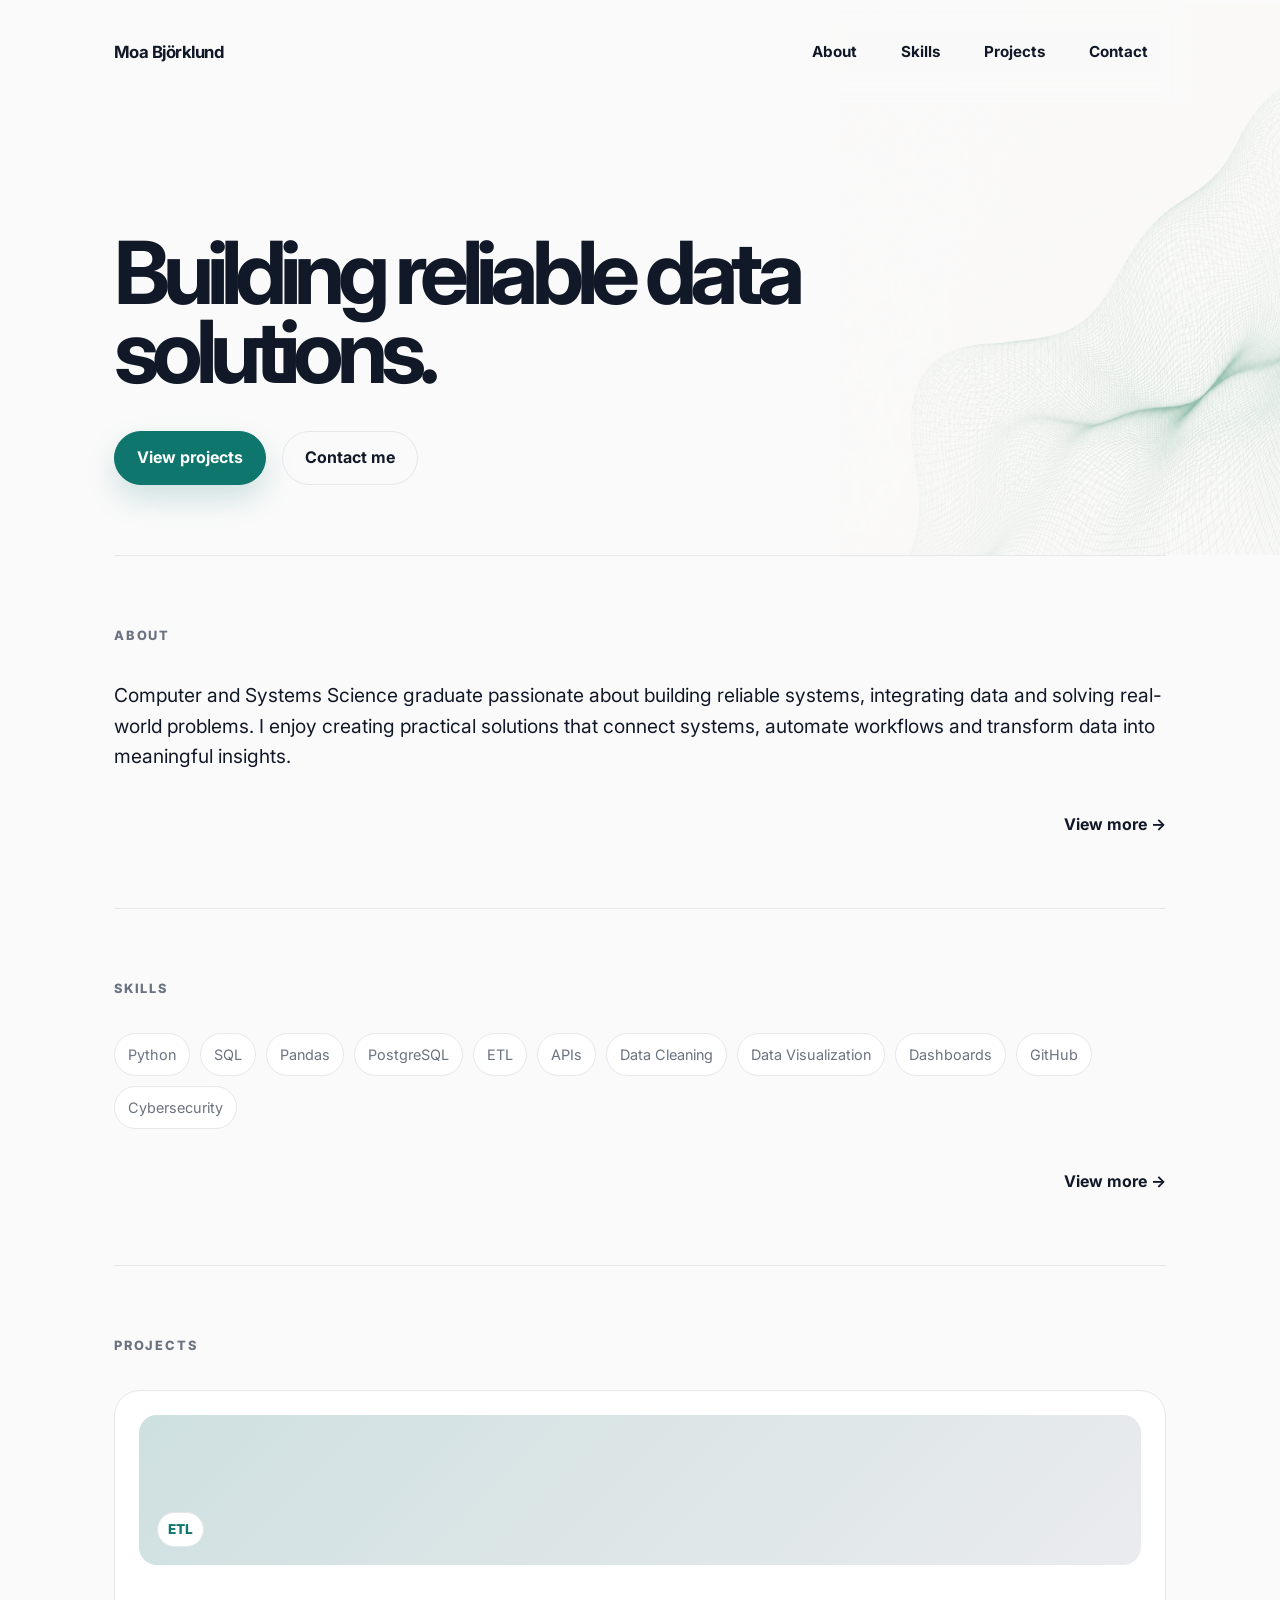
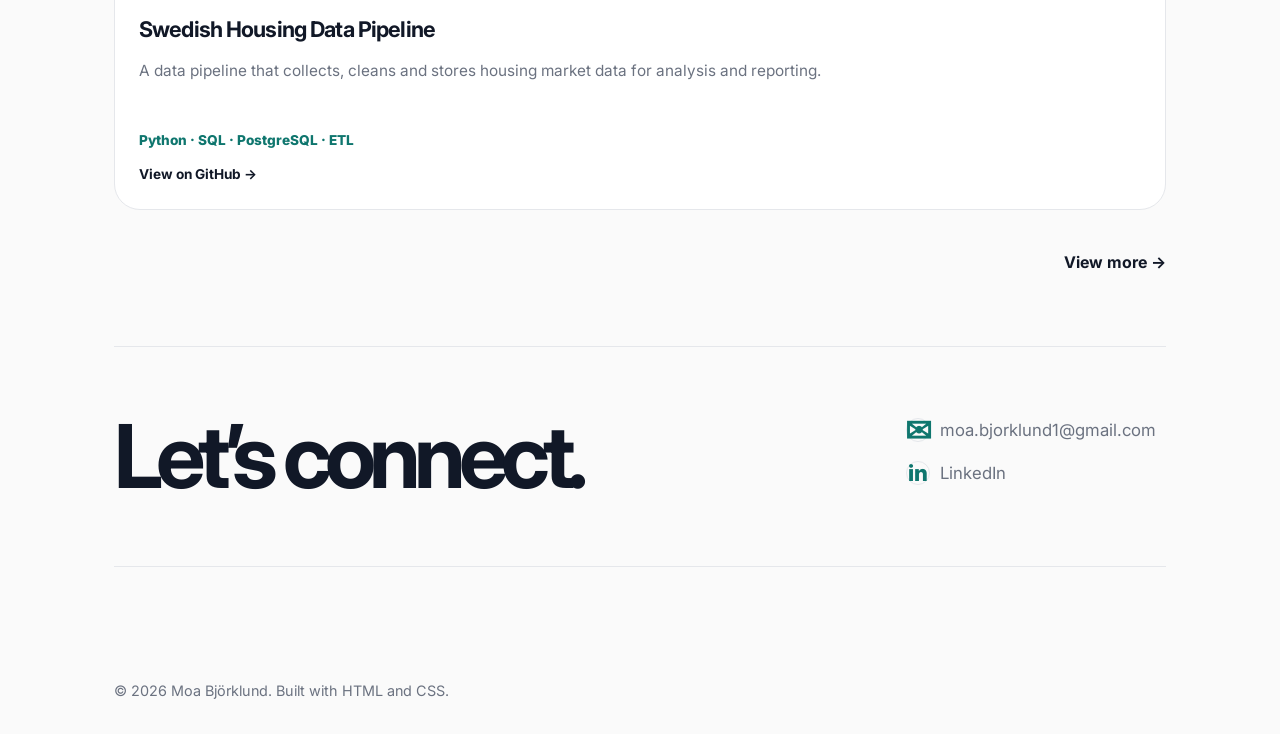
<file: index.html>
<!DOCTYPE html>
<html lang="en">
<head>
  <meta charset="UTF-8" />
  <meta name="viewport" content="width=device-width, initial-scale=1.0" />

  <title>Moa Björklund | Data Portfolio</title>

  <link rel="preconnect" href="https://fonts.googleapis.com">
  <link rel="preconnect" href="https://fonts.gstatic.com" crossorigin>
  <link href="https://fonts.googleapis.com/css2?family=Inter:wght@300;400;500;600;700;800;900&display=swap" rel="stylesheet">

  <link rel="stylesheet" href="styles.css">
</head>

<body>

  <header>
    <a href="#" class="logo">Moa Björklund</a>

    <nav>
      <a href="#about">About</a>
      <a href="#skills">Skills</a>
      <a href="#projects">Projects</a>
      <a href="#contact">Contact</a>
    </nav>
  </header>

  <main>

    <section class="hero">

      <h1>
        <span class="hero-title-line">Building reliable data</span>
        <span class="hero-title-break">solutions.</span>
      </h1>

      <div class="buttons">
        <a href="#projects" class="button primary">View projects</a>
        <a href="#contact" class="button secondary">Contact me</a>
      </div>
      <div class="hero-bg">
        <img src="images/green-wave.png" alt="Abstract green mesh">
      </div>
    </section>

    <section id="about">
      <div class="section-title">About</div>

      <div class="about-grid">
        <p class="about-text">
          Computer and Systems Science graduate passionate about building reliable systems,
        integrating data and solving real-world problems. I enjoy creating practical solutions 
        that connect systems, automate workflows and transform data into meaningful insights.
        </p>
      </div>
      
      <div class="section-footer">
        <a href="about.html" class="view-more">
           View more →
         </a>
    </div>
      
    </section>  
    
    <section id="skills">
        <div class="section-title">Skills</div>
      
        <div class="skills">
          <span class="skill">Python</span>
          <span class="skill">SQL</span>
          <span class="skill">Pandas</span>
          <span class="skill">PostgreSQL</span>
          <span class="skill">ETL</span>
          <span class="skill">APIs</span>
          <span class="skill">Data Cleaning</span>
          <span class="skill">Data Visualization</span>
          <span class="skill">Dashboards</span>
          <span class="skill">GitHub</span>
          <span class="skill">Cybersecurity</span>
        </div>
      
       <div class="section-footer">
         <!-- test 
        <a href="skills.html" class="view-more">
            View all skills <span>⟶</span>
        </a>-->
         
         <a href="skills.html" class="view-more">
           View more →
         </a>
         
    </div>
      </section>
      

    <section id="projects">
      <div class="section-title">Projects</div>

      <div class="projects">

        <article class="project-card">
          <div class="project-image">
            <span>ETL</span>
          </div>

          <div>
            <h3>Swedish Housing Data Pipeline</h3>
            <p>
              A data pipeline that collects, cleans and stores housing market data
              for analysis and reporting.
            </p>
          </div>

          <div class="project-meta">
            Python · SQL · PostgreSQL · ETL
            <a href="#">View on GitHub →</a>
          </div>
        </article>

        <!--  // Open up when new projects adds
        <article class="project-card">
          <div class="project-image">
            <span>Analytics</span>
          </div>

          <div>
            <h3>Social Media Stress Dashboard</h3>
            <p>
              An analytical dashboard exploring how social media relates to stress
              patterns among young adults and university students.
            </p>
          </div>

          <div class="project-meta">
            Pandas · Visualization · Analysis
            <a href="#">View on GitHub →</a>
          </div>
        </article>

        <article class="project-card">
          <div class="project-image">
            <span>SQL</span>
          </div>

          <div>
            <h3>SQL Data Warehouse Case</h3>
            <p>
              A relational data warehouse model designed for structured querying,
              reporting and analytical use cases.
            </p>
          </div>

          <div class="project-meta">
            SQL · Data Modelling · Star Schema
            <a href="#">View on GitHub →</a>
          </div>
        </article>

        <article class="project-card">
          <div class="project-image">
            <span>API</span>
          </div>

          <div>
            <h3>API Data Collector</h3>
            <p>
              A Python application that retrieves data from an external API,
              transforms JSON responses and exports analysis-ready datasets.
            </p>
          </div>

          <div class="project-meta">
            Python · APIs · JSON
            <a href="#">View on GitHub →</a>
          </div>
        </article>

        <article class="project-card">
          <div class="project-image">
            <span>Logs</span>
          </div>

          <div>
            <h3>Cybersecurity Log Analytics</h3>
            <p>
              A project focused on analysing logs to identify suspicious patterns,
              anomalies and potential security incidents.
            </p>
          </div>

          <div class="project-meta">
            Python · Security · Log Analysis
            <a href="#">View on GitHub →</a>
          </div>
        </article>

        <article class="project-card">
          <div class="project-image">
            <span>Web</span>
          </div>

          <div>
            <h3>Portfolio Website</h3>
            <p>
              A minimalist personal portfolio built to present technical projects,
              skills and professional direction.
            </p>
          </div>

          <div class="project-meta">
            HTML · CSS · GitHub Pages
            <a href="#">View on GitHub →</a>
          </div>
        </article>
-->
        
      </div>
      
      <div class="section-footer">
        <a href="projects.html" class="view-more">
           View more →
         </a>
    </div>
    </section>


    <section id="contact">
      <div class="contact">
        <h2>Let’s connect.</h2>

        <div class="contact-links">
          <!-- New -->
          <a href="mailto:moa.bjorklund1@gmail.com"> <span class="contact-icon mail-icon">✉</span> moa.bjorklund1@gmail.com </a>
        <!--  <a href="mailto:moa.bjorklund1@gmail.com"><span class="contact-icon">✉</span>moa.bjorklund1@gmail.com</a> -->
          <a href="https://www.linkedin.com/in/moa-bj%C3%B6rklund-0bb37b338/" target="_blank" rel="noopener noreferrer"><span class="contact-icon">in</span>LinkedIn</a>
        </div>
      </div>
    </section>

  </main>

  <footer>
    © 2026 Moa Björklund. Built with HTML and CSS.
  </footer>

</body>
</html>
</file>
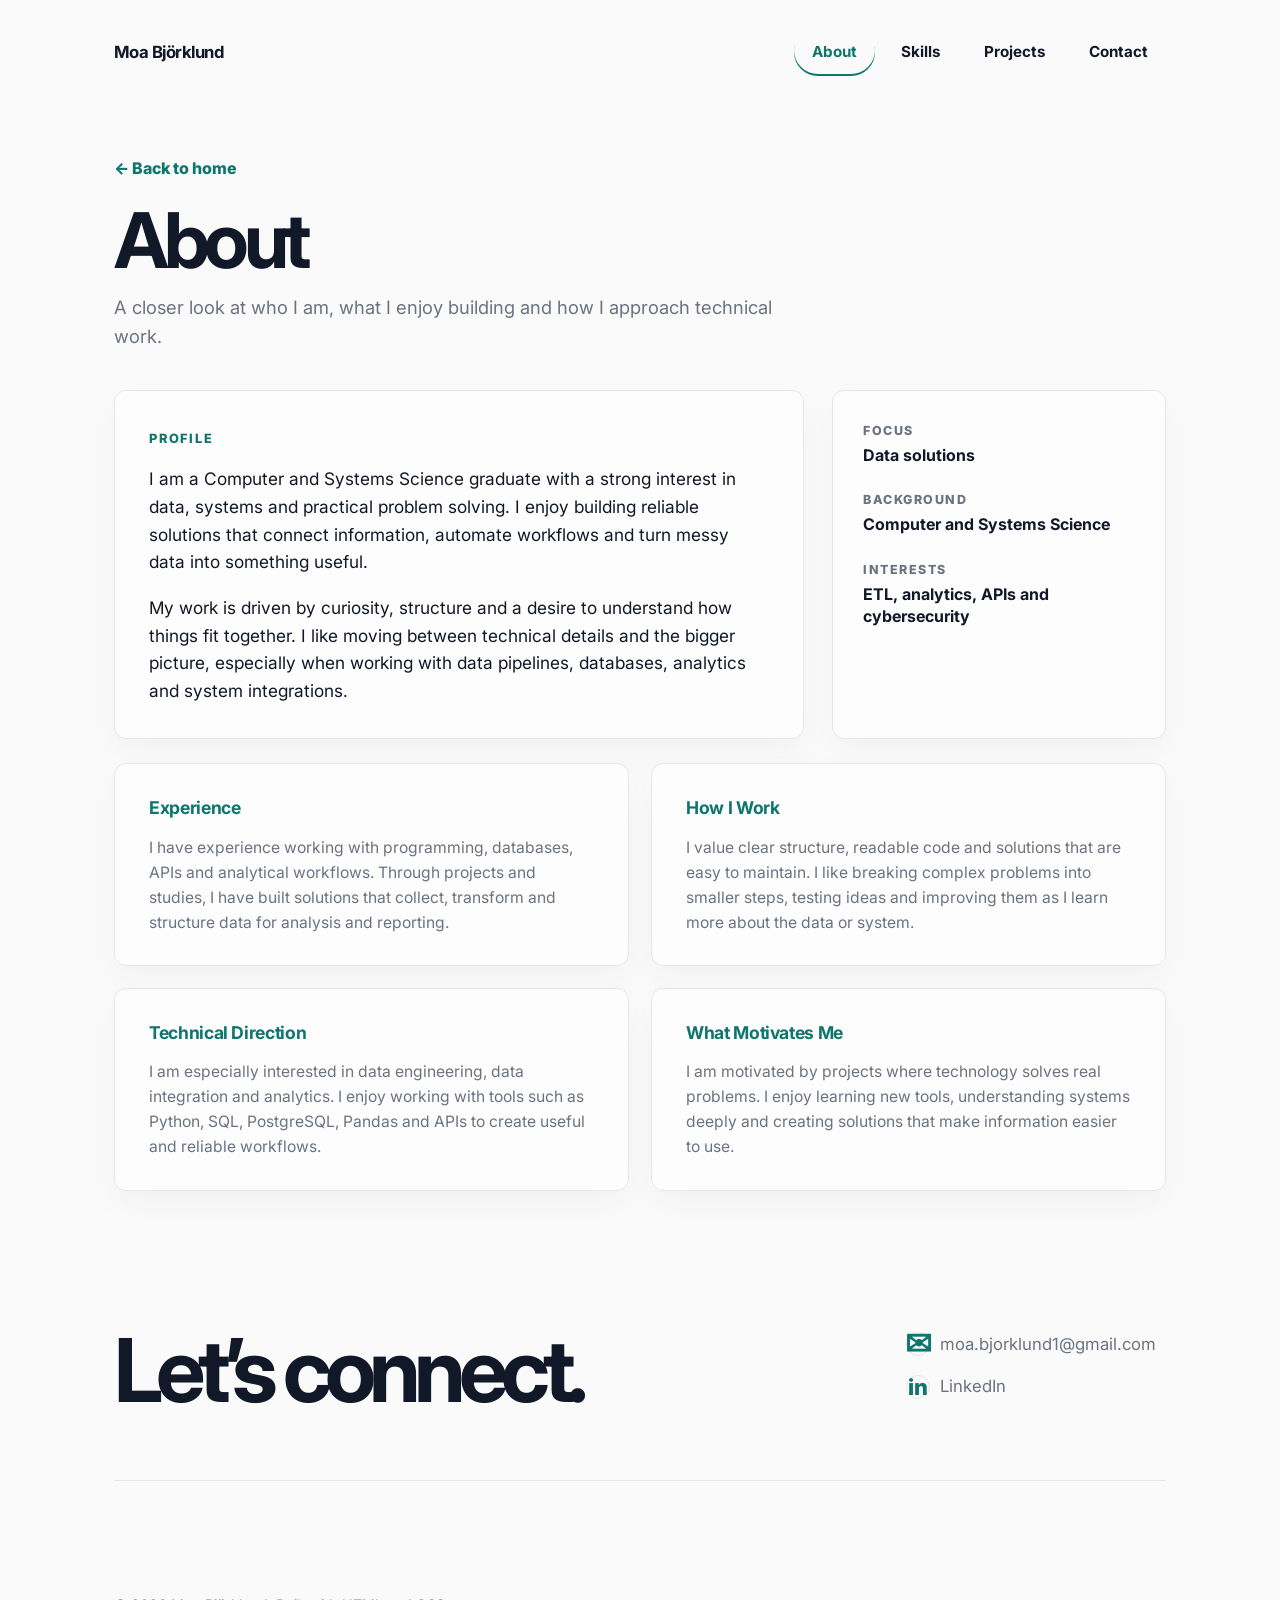
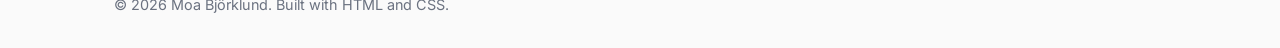
<file: about.html>
<!DOCTYPE html>
<html lang="en">
<head>
  <meta charset="UTF-8" />
  <meta name="viewport" content="width=device-width, initial-scale=1.0" />

  <title>Moa Björklund | About</title>

  <link rel="preconnect" href="https://fonts.googleapis.com">
  <link rel="preconnect" href="https://fonts.gstatic.com" crossorigin>
  <link href="https://fonts.googleapis.com/css2?family=Inter:wght@300;400;500;600;700;800;900&display=swap" rel="stylesheet">

  <link rel="stylesheet" href="styles.css">
</head>

<body>
  <header>
    <a href="./index.html" class="logo">Moa Björklund</a>

    <nav>
      <a href="about.html" class="active">About</a>
      <a href="skills.html">Skills</a>
      <a href="projects.html">Projects</a>
      <a href="index.html#contact">Contact</a>
    </nav>
  </header>

  <main class="page-main">
    <a href="./index.html" class="back-link">← Back to home</a>

    <section class="about-page">
      <div class="page-heading">
        <h1>About</h1>
        <p>A closer look at who I am, what I enjoy building and how I approach technical work.</p>
      </div>

      <div class="about-profile">
        <div class="about-intro">
          <span class="about-label">Profile</span>
          <p>
            I am a Computer and Systems Science graduate with a strong interest in data,
            systems and practical problem solving. I enjoy building reliable solutions that
            connect information, automate workflows and turn messy data into something useful.
          </p>
          <p>
            My work is driven by curiosity, structure and a desire to understand how things fit
            together. I like moving between technical details and the bigger picture, especially
            when working with data pipelines, databases, analytics and system integrations.
          </p>
        </div>

        <aside class="about-summary">
          <div>
            <span>Focus</span>
            <strong>Data solutions</strong>
          </div>
          <div>
            <span>Background</span>
            <strong>Computer and Systems Science</strong>
          </div>
          <div>
            <span>Interests</span>
            <strong>ETL, analytics, APIs and cybersecurity</strong>
          </div>
        </aside>
      </div>

      <div class="about-card-grid">
        <article class="about-card">
          <h2>Experience</h2>
          <p>
            I have experience working with programming, databases, APIs and analytical workflows.
            Through projects and studies, I have built solutions that collect, transform and
            structure data for analysis and reporting.
          </p>
        </article>

        <article class="about-card">
          <h2>How I Work</h2>
          <p>
            I value clear structure, readable code and solutions that are easy to maintain.
            I like breaking complex problems into smaller steps, testing ideas and improving
            them as I learn more about the data or system.
          </p>
        </article>

        <article class="about-card">
          <h2>Technical Direction</h2>
          <p>
            I am especially interested in data engineering, data integration and analytics.
            I enjoy working with tools such as Python, SQL, PostgreSQL, Pandas and APIs to
            create useful and reliable workflows.
          </p>
        </article>

        <article class="about-card">
          <h2>What Motivates Me</h2>
          <p>
            I am motivated by projects where technology solves real problems. I enjoy learning
            new tools, understanding systems deeply and creating solutions that make information
            easier to use.
          </p>
        </article>
      </div>
    </section>

    <section id="contact">
      <div class="contact">
        <h2>Let’s connect.</h2>

        <div class="contact-links">
          <a href="mailto:moa.bjorklund1@gmail.com"><span class="contact-icon mail-icon">✉</span> moa.bjorklund1@gmail.com</a>
          <a href="https://www.linkedin.com/in/moa-bj%C3%B6rklund-0bb37b338/" target="_blank" rel="noopener noreferrer"><span class="contact-icon">in</span>LinkedIn</a>
        </div>
      </div>
    </section>
  </main>

  <footer>
    © 2026 Moa Björklund. Built with HTML and CSS.
  </footer>
</body>
</html>
</file>
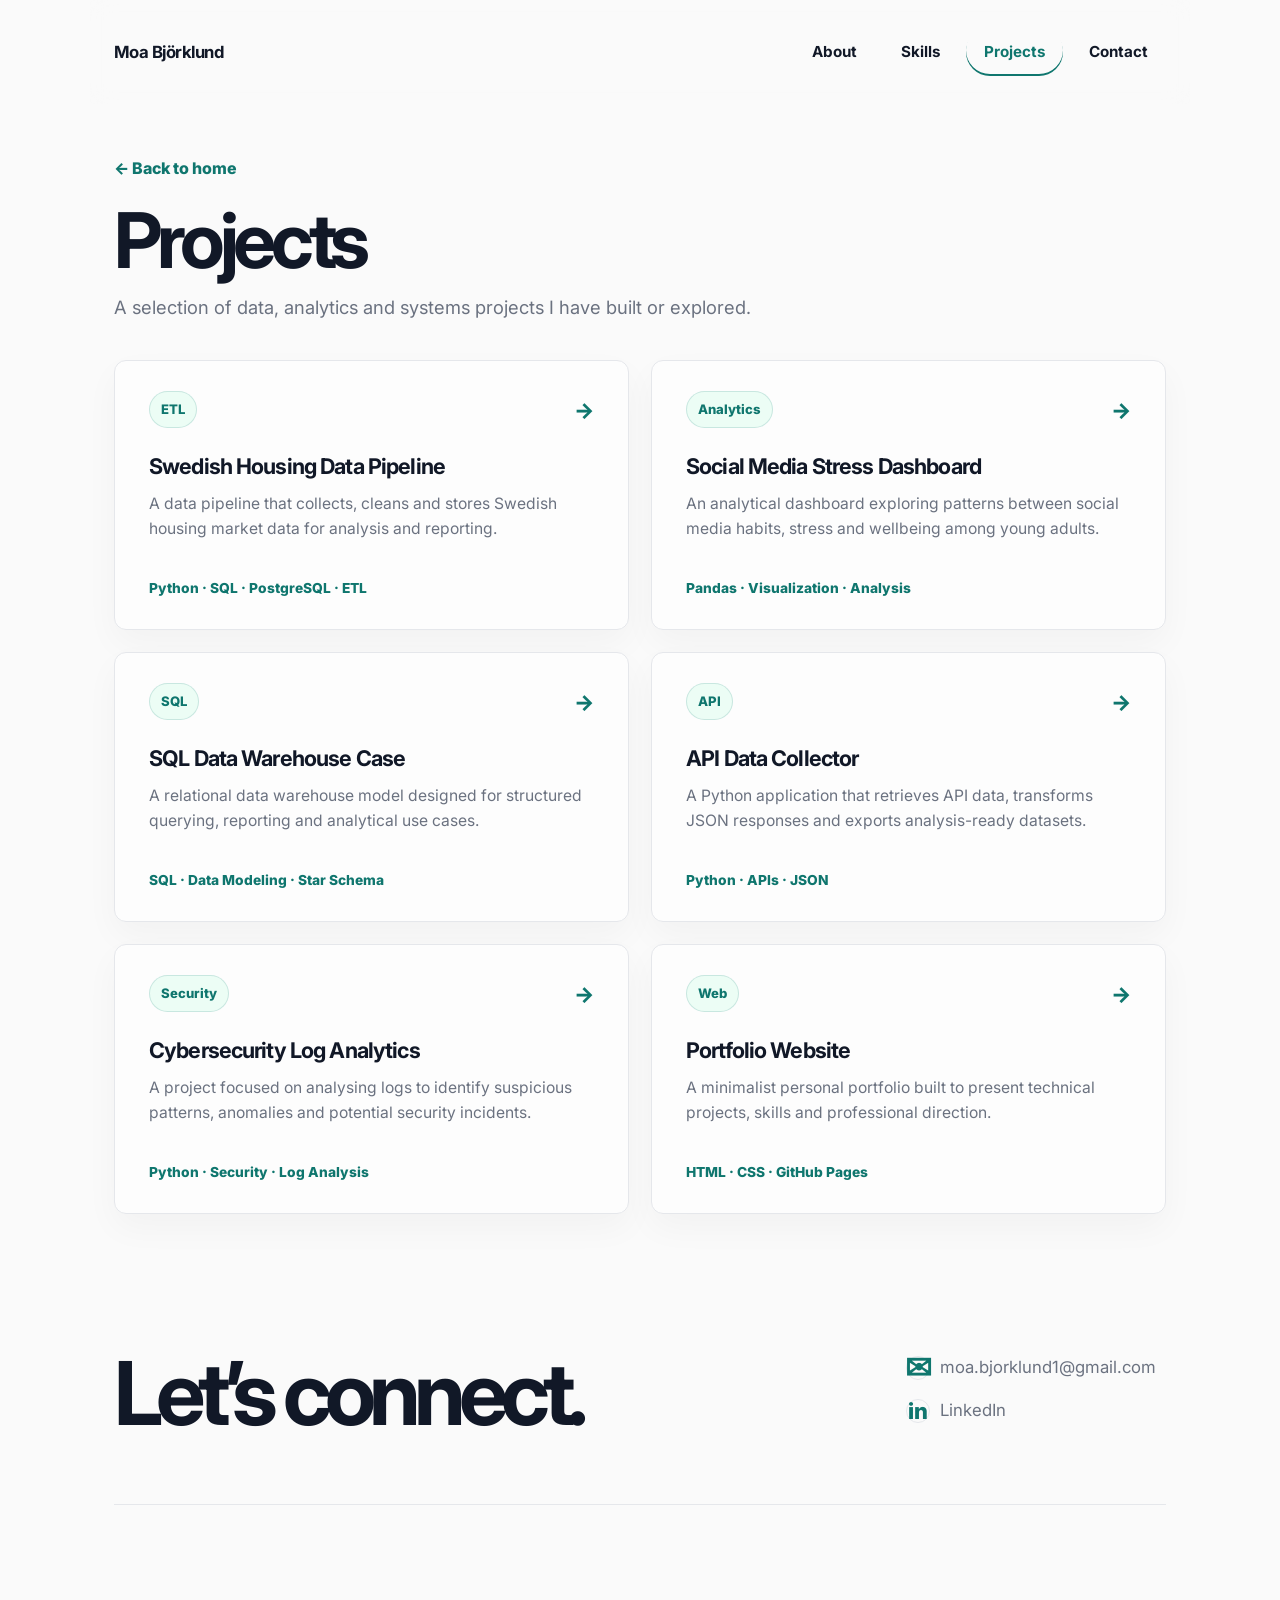
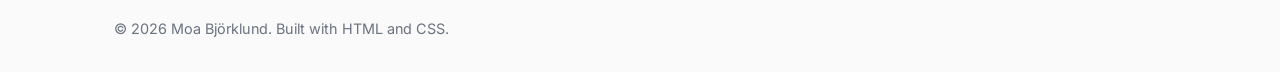
<file: projects.html>
<!DOCTYPE html>
<html lang="en">
<head>
  <meta charset="UTF-8" />
  <meta name="viewport" content="width=device-width, initial-scale=1.0" />

  <title>Moa Björklund | Projects</title>

  <link rel="preconnect" href="https://fonts.googleapis.com">
  <link rel="preconnect" href="https://fonts.gstatic.com" crossorigin>
  <link href="https://fonts.googleapis.com/css2?family=Inter:wght@300;400;500;600;700;800;900&display=swap" rel="stylesheet">

  <link rel="stylesheet" href="styles.css">
</head>

<body>
  <header>
    <a href="./index.html" class="logo">Moa Björklund</a>

    <nav>
      <a href="about.html">About</a>
      <a href="skills.html">Skills</a>
      <a href="projects.html" class="active">Projects</a>
      <a href="index.html#contact">Contact</a>
    </nav>
  </header>

  <main class="page-main">
    <a href="./index.html" class="back-link">← Back to home</a>

    <section class="projects-page">
      <div class="page-heading">
        <h1>Projects</h1>
        <p>A selection of data, analytics and systems projects I have built or explored.</p>
      </div>

      <div class="project-grid">
        <a href="#swedish-housing-data-pipeline" class="project-link-card" id="swedish-housing-data-pipeline">
          <div class="project-card-top">
            <span class="project-tag">ETL</span>
            <span class="project-arrow">→</span>
          </div>
          <h2>Swedish Housing Data Pipeline</h2>
          <p>
            A data pipeline that collects, cleans and stores Swedish housing market data
            for analysis and reporting.
          </p>
          <div class="project-tools">Python · SQL · PostgreSQL · ETL</div>
        </a>

        <a href="#social-media-stress-dashboard" class="project-link-card" id="social-media-stress-dashboard">
          <div class="project-card-top">
            <span class="project-tag">Analytics</span>
            <span class="project-arrow">→</span>
          </div>
          <h2>Social Media Stress Dashboard</h2>
          <p>
            An analytical dashboard exploring patterns between social media habits,
            stress and wellbeing among young adults.
          </p>
          <div class="project-tools">Pandas · Visualization · Analysis</div>
        </a>

        <a href="#sql-data-warehouse-case" class="project-link-card" id="sql-data-warehouse-case">
          <div class="project-card-top">
            <span class="project-tag">SQL</span>
            <span class="project-arrow">→</span>
          </div>
          <h2>SQL Data Warehouse Case</h2>
          <p>
            A relational data warehouse model designed for structured querying,
            reporting and analytical use cases.
          </p>
          <div class="project-tools">SQL · Data Modeling · Star Schema</div>
        </a>

        <a href="#api-data-collector" class="project-link-card" id="api-data-collector">
          <div class="project-card-top">
            <span class="project-tag">API</span>
            <span class="project-arrow">→</span>
          </div>
          <h2>API Data Collector</h2>
          <p>
            A Python application that retrieves API data, transforms JSON responses
            and exports analysis-ready datasets.
          </p>
          <div class="project-tools">Python · APIs · JSON</div>
        </a>

        <a href="#cybersecurity-log-analytics" class="project-link-card" id="cybersecurity-log-analytics">
          <div class="project-card-top">
            <span class="project-tag">Security</span>
            <span class="project-arrow">→</span>
          </div>
          <h2>Cybersecurity Log Analytics</h2>
          <p>
            A project focused on analysing logs to identify suspicious patterns,
            anomalies and potential security incidents.
          </p>
          <div class="project-tools">Python · Security · Log Analysis</div>
        </a>

        <a href="#portfolio-website" class="project-link-card" id="portfolio-website">
          <div class="project-card-top">
            <span class="project-tag">Web</span>
            <span class="project-arrow">→</span>
          </div>
          <h2>Portfolio Website</h2>
          <p>
            A minimalist personal portfolio built to present technical projects,
            skills and professional direction.
          </p>
          <div class="project-tools">HTML · CSS · GitHub Pages</div>
        </a>
      </div>
    </section>

    <section id="contact">
      <div class="contact">
        <h2>Let’s connect.</h2>

        <div class="contact-links">
          <a href="mailto:moa.bjorklund1@gmail.com"><span class="contact-icon mail-icon">✉</span> moa.bjorklund1@gmail.com</a>
          <a href="https://www.linkedin.com/in/moa-bj%C3%B6rklund-0bb37b338/" target="_blank" rel="noopener noreferrer"><span class="contact-icon">in</span>LinkedIn</a>
        </div>
      </div>
    </section>
  </main>

  <footer>
    © 2026 Moa Björklund. Built with HTML and CSS.
  </footer>
</body>
</html>
</file>
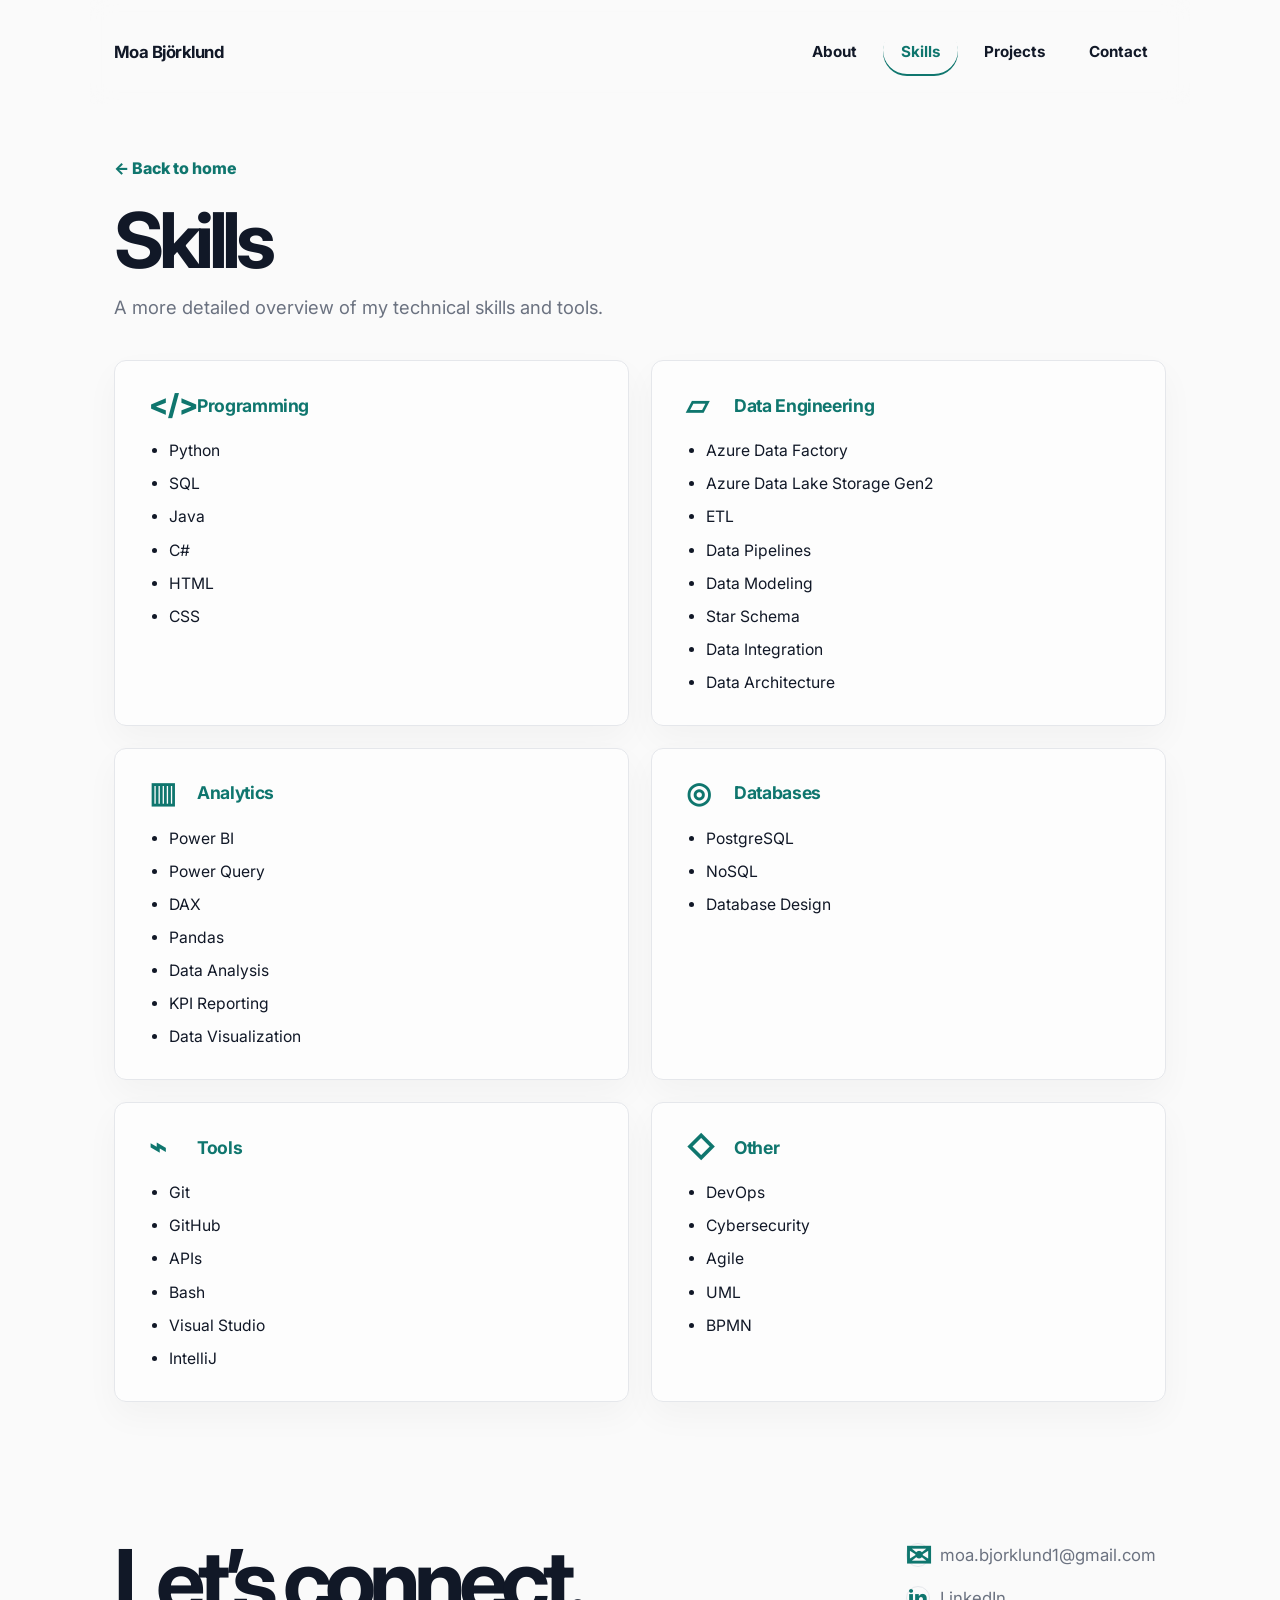
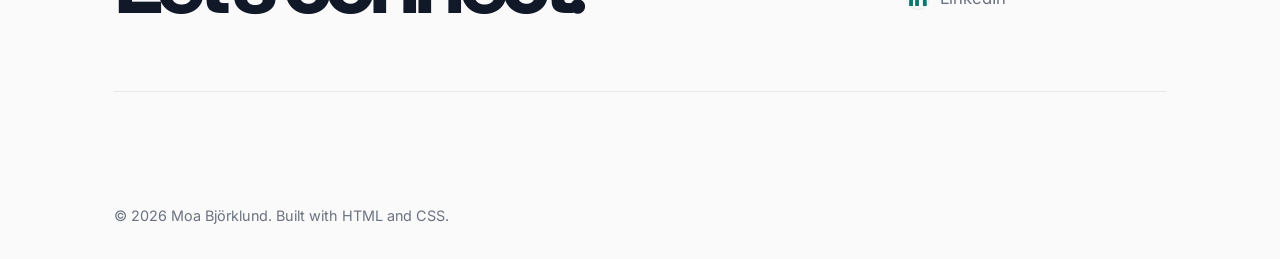
<file: skills.html>
<!DOCTYPE html>
<html lang="en">
<head>
  <meta charset="UTF-8" />
  <meta name="viewport" content="width=device-width, initial-scale=1.0" />

  <title>Moa Björklund | Skills</title>

  <link rel="preconnect" href="https://fonts.googleapis.com">
  <link rel="preconnect" href="https://fonts.gstatic.com" crossorigin>
  <link href="https://fonts.googleapis.com/css2?family=Inter:wght@300;400;500;600;700;800;900&display=swap" rel="stylesheet">

  <link rel="stylesheet" href="styles.css">
</head>

<body>
  <header>
    <a href="./index.html" class="logo">Moa Björklund</a>

    <nav>
      <a href="about.html">About</a>
      <a href="skills.html" class="active">Skills</a>
      <a href="projects.html">Projects</a>
      <a href="index.html#contact">Contact</a>
    </nav>
  </header>

  <main class="page-main">
    <a href="./index.html" class="back-link">← Back to home</a>

    <section class="skills-page">
      <div class="page-heading">
        <h1>Skills</h1>
        <p>A more detailed overview of my technical skills and tools.</p>
      </div>

      <div class="skills-grid">
        <article class="skill-card">
          <div class="skill-card-title">
            <span class="skill-icon">&lt;/&gt;</span>
            <h2>Programming</h2>
          </div>
          <ul>
            <li>Python</li>
            <li>SQL</li>
            <li>Java</li>
            <li>C#</li>
            <li>HTML</li>
            <li>CSS</li>
          </ul>
        </article>

        <article class="skill-card">
          <div class="skill-card-title">
            <span class="skill-icon">▱</span>
            <h2>Data Engineering</h2>
          </div>
          <ul>
            <li>Azure Data Factory</li>
            <li>Azure Data Lake Storage Gen2</li>
            <li>ETL</li>
            <li>Data Pipelines</li>
            <li>Data Modeling</li>
            <li>Star Schema</li>
            <li>Data Integration</li>
            <li>Data Architecture</li>
          </ul>
        </article>

        <article class="skill-card">
          <div class="skill-card-title">
            <span class="skill-icon">▥</span>
            <h2>Analytics</h2>
          </div>
          <ul>
            <li>Power BI</li>
            <li>Power Query</li>
            <li>DAX</li>
            <li>Pandas</li>
            <li>Data Analysis</li>
            <li>KPI Reporting</li>
            <li>Data Visualization</li>
          </ul>
        </article>

        <article class="skill-card">
          <div class="skill-card-title">
            <span class="skill-icon">◎</span>
            <h2>Databases</h2>
          </div>
          <ul>
            <li>PostgreSQL</li>
            <li>NoSQL</li>
            <li>Database Design</li>
          </ul>
        </article>

        <article class="skill-card">
          <div class="skill-card-title">
            <span class="skill-icon">⌁</span>
            <h2>Tools</h2>
          </div>
          <ul>
            <li>Git</li>
            <li>GitHub</li>
            <li>APIs</li>
            <li>Bash</li>
            <li>Visual Studio</li>
            <li>IntelliJ</li>
          </ul>
        </article>

        <article class="skill-card">
          <div class="skill-card-title">
            <span class="skill-icon">◇</span>
            <h2>Other</h2>
          </div>
          <ul>
            <li>DevOps</li>
            <li>Cybersecurity</li>
            <li>Agile</li>
            <li>UML</li>
            <li>BPMN</li>
          </ul>
        </article>
      </div>
    </section>

    <section id="contact">
      <div class="contact">
        <h2>Let’s connect.</h2>

        <div class="contact-links">
          <a href="mailto:moa.bjorklund1@gmail.com"><span class="contact-icon mail-icon">✉</span> moa.bjorklund1@gmail.com</a>
          <a href="https://www.linkedin.com/in/moa-bj%C3%B6rklund-0bb37b338/" target="_blank" rel="noopener noreferrer"><span class="contact-icon">in</span>LinkedIn</a>
        </div>
      </div>
    </section>
  </main>

  <footer>
    © 2026 Moa Björklund. Built with HTML and CSS.
  </footer>
</body>
</html>
</file>
<file: styles.css>
:root {
  --bg: #fafafa;
  --text: #111827;
  --muted: #6b7280;
  --card: #ffffff;
  --line: #e5e7eb;
  --accent: #0f766e;
  --accent-light: #ecfdf5;
}

* {
  box-sizing: border-box;
  margin: 0;
  padding: 0;
}

html {
  scroll-behavior: smooth;
}

body {
  font-family: 'Inter', Helvetica, Arial, sans-serif;
  background: var(--bg);
  color: var(--text);
  line-height: 1.6;
  font-weight: 400;
  -webkit-font-smoothing: antialiased;
  overflow-x: hidden;
}

a {
  color: inherit;
  text-decoration: none;
}

header {
  position: sticky;
  top: 0;
  z-index: 1000;

  max-width: 1100px;
  margin: 0 auto;
  padding: 28px 24px;

  display: flex;
  justify-content: space-between;
  align-items: center;

  background: rgba(250, 250, 250, 0.85);
  backdrop-filter: blur(12px);
}

.logo {
  font-weight: 700;
  font-size: 1.05rem;
  letter-spacing: -0.03em;
}

/*Navigations menyn*/
nav {
    display: flex;
    justify-content: flex-end;
    margin-left: auto;
    gap: 8px;
    flex-wrap: wrap;
}

nav a {
    padding: 12px 18px;
    border-radius: 999px;

    font-size: .95rem;
    font-weight: 700;

    color: var(--text);

    transition: all .25s ease;
}

nav a:hover {

    background: var(--accent-light);
    color: var(--accent);

    transform: translateY(-2px);

    box-shadow: 0 8px 20px rgba(15,118,110,.08);

}

nav a.active {
  color: var(--accent);
  box-shadow: inset 0 -2px 0 var(--accent);
}

main {
  max-width: 1100px;
  margin: 0 auto;
  padding: 40px 24px 80px;
}

.page-main {
  padding-top: 52px;
}

.back-link {
  display: inline-flex;
  align-items: center;
  gap: 8px;
  margin-bottom: 24px;
  color: var(--accent);
  font-weight: 800;
  transition: 0.2s ease;
}

.back-link:hover {
  transform: translateX(-4px);
}

.skills-page {
  padding-top: 0;
  border-bottom: 0;
}

.page-heading {
  margin-bottom: 38px;
}

.page-heading h1 {
  max-width: none;
  margin-bottom: 18px;
  font-size: clamp(3rem, 6vw, 4.8rem);
  letter-spacing: -0.07em;
}

.page-heading p {
  max-width: 680px;
  color: var(--muted);
  font-size: 1.15rem;
}

.skills-grid {
  display: grid;
  grid-template-columns: repeat(2, minmax(0, 1fr));
  gap: 22px;
}

.skill-card {
  min-height: 250px;
  padding: 30px 34px;
  background: rgba(255, 255, 255, 0.72);
  border: 1px solid var(--line);
  border-radius: 12px;
  box-shadow: 0 14px 34px rgba(17, 24, 39, 0.035);
}

.skill-card-title {
  display: flex;
  align-items: center;
  gap: 14px;
  margin-bottom: 18px;
}

.skill-icon {
  width: 34px;
  color: var(--accent);
  font-size: 1.8rem;
  font-weight: 800;
  line-height: 1;
}

.skill-card h2 {
  color: var(--accent);
  font-size: 1.1rem;
  letter-spacing: -0.02em;
}

.skill-card ul {
  display: grid;
  gap: 8px;
  padding-left: 20px;
}

.skill-card li {
  color: var(--text);
  font-size: 0.98rem;
}

.about-page {
  padding-top: 0;
  border-bottom: 0;
}

.about-profile {
  display: grid;
  grid-template-columns: minmax(0, 1.55fr) minmax(280px, 0.75fr);
  gap: 28px;
  margin-bottom: 24px;
}

.about-intro,
.about-summary,
.about-card {
  background: rgba(255, 255, 255, 0.72);
  border: 1px solid var(--line);
  border-radius: 12px;
  box-shadow: 0 14px 34px rgba(17, 24, 39, 0.035);
}

.about-intro {
  padding: 34px;
}

.about-label {
  display: inline-flex;
  margin-bottom: 16px;
  color: var(--accent);
  font-size: 0.8rem;
  font-weight: 800;
  letter-spacing: 0.14em;
  text-transform: uppercase;
}

.about-intro p {
  color: var(--text);
  font-size: 1.08rem;
}

.about-intro p + p {
  margin-top: 18px;
}

.about-summary {
  padding: 30px;
  display: grid;
  gap: 24px;
  align-content: start;
}

.about-summary div {
  display: grid;
  gap: 4px;
}

.about-summary span {
  color: var(--muted);
  font-size: 0.78rem;
  font-weight: 800;
  letter-spacing: 0.12em;
  text-transform: uppercase;
}

.about-summary strong {
  color: var(--text);
  font-size: 1rem;
  line-height: 1.35;
}

.about-card-grid {
  display: grid;
  grid-template-columns: repeat(2, minmax(0, 1fr));
  gap: 22px;
}

.about-card {
  padding: 30px 34px;
}

.about-card h2 {
  margin-bottom: 12px;
  color: var(--accent);
  font-size: 1.1rem;
  letter-spacing: -0.02em;
}

.about-card p {
  color: var(--muted);
  font-size: 0.98rem;
}

.projects-page {
  padding-top: 0;
  border-bottom: 0;
}

.project-grid {
  display: grid;
  grid-template-columns: repeat(2, minmax(0, 1fr));
  gap: 22px;
}

.project-link-card {
  min-height: 270px;
  padding: 30px 34px;
  background: rgba(255, 255, 255, 0.72);
  border: 1px solid var(--line);
  border-radius: 12px;
  box-shadow: 0 14px 34px rgba(17, 24, 39, 0.035);
  display: flex;
  flex-direction: column;
  transition: 0.25s ease;
}

.project-link-card:hover {
  transform: translateY(-6px);
  border-color: rgba(15, 118, 110, 0.32);
  box-shadow: 0 22px 44px rgba(17, 24, 39, 0.075);
}

.project-card-top {
  display: flex;
  justify-content: space-between;
  align-items: center;
  margin-bottom: 26px;
}

.project-tag {
  color: var(--accent);
  background: var(--accent-light);
  border: 1px solid rgba(15, 118, 110, 0.16);
  border-radius: 999px;
  padding: 7px 11px;
  font-size: 0.82rem;
  font-weight: 800;
}

.project-arrow {
  color: var(--accent);
  font-size: 1.35rem;
  font-weight: 800;
  transition: 0.2s ease;
}

.project-link-card:hover .project-arrow {
  transform: translateX(4px);
}

.project-link-card h2 {
  margin-bottom: 12px;
  color: var(--text);
  font-size: 1.35rem;
  line-height: 1.15;
  letter-spacing: -0.04em;
}

.project-link-card p {
  color: var(--muted);
  font-size: 0.98rem;
}

.project-tools {
  margin-top: auto;
  padding-top: 24px;
  color: var(--accent);
  font-size: 0.86rem;
  font-weight: 800;
}

.hero {
  position: relative;
  overflow: visible;
  padding: 90px 0 70px;
  border-bottom: 1px solid var(--line);
}

.hero h1,
.hero .buttons {
  position: relative;
  z-index: 2;
}

.hero-bg {
  position: absolute;
  top: -140px;
  right: calc(50% - 50vw);
  bottom: 0;
  z-index: 1;
  width: max(64vw, 760px);
  pointer-events: none;
}

.hero-bg img {
  display: block;
  width: 100%;
  height: 100%;
  object-fit: contain;
  object-position: right bottom;
  opacity: 0.5;
}


h1 {
  font-size: clamp(2.4rem, 6.8vw, 5.5rem);
  line-height: 0.9;
  letter-spacing: -0.08em;
  max-width: 950px;
  margin-bottom: 34px;
}

.hero-title-line {
  white-space: nowrap;
}

.hero-title-break {
  display: block;
}

.hero p {
  max-width: 720px;
  font-size: 1.25rem;
  color: var(--muted);
}

.buttons {
  margin-top: 40px;
  display: flex;
  gap: 16px;
  flex-wrap: wrap;
}

.button {
  padding: 13px 22px;
  border-radius: 999px;
  font-weight: 700;
  border: 1px solid var(--line);
  transition: 0.2s ease;
}

.button.primary {
  background: var(--accent);
  color: white;
  border-color: var(--accent);
  box-shadow: 0 14px 30px rgba(15, 118, 110, 0.18);
}

.button.secondary {
  background: transparent;
  color: var(--text);
}

.button:hover {
  transform: translateY(-3px);
}

section {
  padding: 70px 0;
  border-bottom: 1px solid var(--line);
}

.section-title {
  font-size: 0.8rem;
  text-transform: uppercase;
  letter-spacing: 0.14em;
  color: var(--muted);
  margin-bottom: 34px;
  font-weight: 800;
}

.section-footer {
    margin-top: auto;          /* Trycker ner pilen */
    display: flex;
    justify-content: flex-end; /* Högerjusterar */
    padding-top: 40px;
}

.about-grid {
  display: grid;
  grid-template-columns: 1fr;
  gap: 56px;
  width: 100%;
}

.about-text {
  font-size: 1.2rem;
  max-width: none;
  width: 100%;
}

.skills {
  display: flex;
  flex-wrap: wrap;
  gap: 10px;
  align-content: flex-start;
}

.skill {
  background: var(--card);
  border: 1px solid var(--line);
  padding: 9px 13px;
  border-radius: 999px;
  color: var(--muted);
  font-size: 0.9rem;
}

.projects {
  display: grid;
  grid-template-columns: repeat(auto-fit, minmax(280px, 1fr));
  gap: 26px;
  width: 100%;
}

.project-card {
  width: 100%;
  background: var(--card);
  border: 1px solid var(--line);
  border-radius: 26px;
  padding: 24px;
  min-height: 420px;

  display: flex;
  flex-direction: column;
  justify-content: space-between;

  transition: 0.25s ease;
}

.project-card:hover {
  transform: translateY(-8px);
  box-shadow: 0 25px 50px rgba(17, 24, 39, 0.08);
}

.project-image {
  height: 150px;
  border-radius: 18px;
  margin-bottom: 24px;

  display: flex;
  align-items: flex-end;
  padding: 18px;

  background:
    linear-gradient(135deg, rgba(15, 118, 110, 0.16), rgba(17, 24, 39, 0.04)),
    #f3f4f6;
}

.project-image span {
  font-size: 0.85rem;
  font-weight: 800;
  color: var(--accent);
  background: white;
  border: 1px solid var(--line);
  border-radius: 999px;
  padding: 6px 10px;
}

.project-card h3 {
  font-size: 1.35rem;
  margin-bottom: 12px;
  letter-spacing: -0.04em;
}

.project-card p {
  color: var(--muted);
  font-size: 0.96rem;
}

.project-meta {
  margin-top: 24px;
  font-size: 0.85rem;
  color: var(--accent);
  font-weight: 800;

  display: grid;
  gap: 12px;
}

.project-meta a {
  color: var(--text);
  font-weight: 700;
}

.project-meta a:hover {
  color: var(--accent);
}

/*Arrows in sections*/

.view-more {
    color: var(--text);
    font-weight: 700;
    text-decoration: none;
    transition: .2s ease;
}

.view-more:hover {
    color: var(--accent);
}

.focus-list {
  display: grid;
  gap: 20px;
}

.focus-item {
  display: grid;
  grid-template-columns: 180px 1fr;
  gap: 24px;
  padding: 28px 0;
  border-top: 1px solid var(--line);
}

.focus-item span {
  color: var(--muted);
  font-size: 0.9rem;
}

.focus-item h3 {
  margin-bottom: 8px;
  font-size: 1.25rem;
}

.focus-item p {
  color: var(--muted);
  max-width: 700px;
}

.contact {
  display: flex;
  justify-content: space-between;
  gap: 40px;
  align-items: flex-start;
}

.contact h2 {
  font-size: clamp(3rem, 7vw, 5.5rem);
  letter-spacing: -0.08em;
  line-height: 0.9;
  max-width: 650px;
}

.contact-links {
  display: grid;
  gap: 16px;
  min-width: 260px;
  font-size: 1.05rem;
}

.contact-links a {
  color: var(--muted);
  transition: 0.2s ease;
  display: flex;
  align-items: center;
  gap: 10px;
}

.contact-icon {
  width: 24px;
  height: 24px;
  border: 1px solid var(--line);
  border-radius: 50%;
  display: inline-flex;
  align-items: center;
  justify-content: center;
  color: var(--accent);
  font-size: 1.4rem;
  font-weight: 800;
  flex-shrink: 0;
}

.mail-icon {
    font-size: 2rem;  
}

.contact-links a:hover {
  color: var(--accent);
}

footer {
  max-width: 1100px;
  margin: 0 auto;
  padding: 32px 24px;
  color: var(--muted);
  font-size: 0.9rem;
}

@media (max-width: 950px) {
  header {
    align-items: flex-start;
    gap: 18px;
  }

  nav {
    justify-content: flex-end;
    margin-left: auto;
    gap: 14px;
  }

  .about-grid {
    grid-template-columns: 1fr;
  }

  .projects {
    grid-template-columns: 1fr;
  }

  .about-profile,
  .about-card-grid {
    grid-template-columns: 1fr;
  }

  .skills-grid {
    grid-template-columns: 1fr;
  }

  .project-grid {
    grid-template-columns: 1fr;
  }

  .focus-item {
    grid-template-columns: 1fr;
  }

  .contact {
    flex-direction: column;
  }

  .hero {
    padding: 80px 0 110px;
  }

  .hero-bg {
    right: calc(50% - 50vw);
    width: 88vw;
  }

  section {
    padding: 80px 0;
  }

  h1 {
    font-size: clamp(2.2rem, 8vw, 5rem);
  }
}
@media (max-width: 600px) {
  header {
    padding: 22px 18px;
  }

  .logo {
    max-width: 120px;
  }

  nav {
    max-width: calc(100% - 130px);
  }

  nav a {
    padding: 9px 10px;
    font-size: 0.82rem;
  }

  .hero-bg {
    right: calc(50% - 50vw);
    width: 105vw;
  }

  .page-main {
    padding-top: 36px;
  }

  .skill-card {
    padding: 24px;
  }

  .about-intro,
  .about-summary,
  .about-card {
    padding: 24px;
  }

  .project-link-card {
    padding: 24px;
  }
}
</file>
